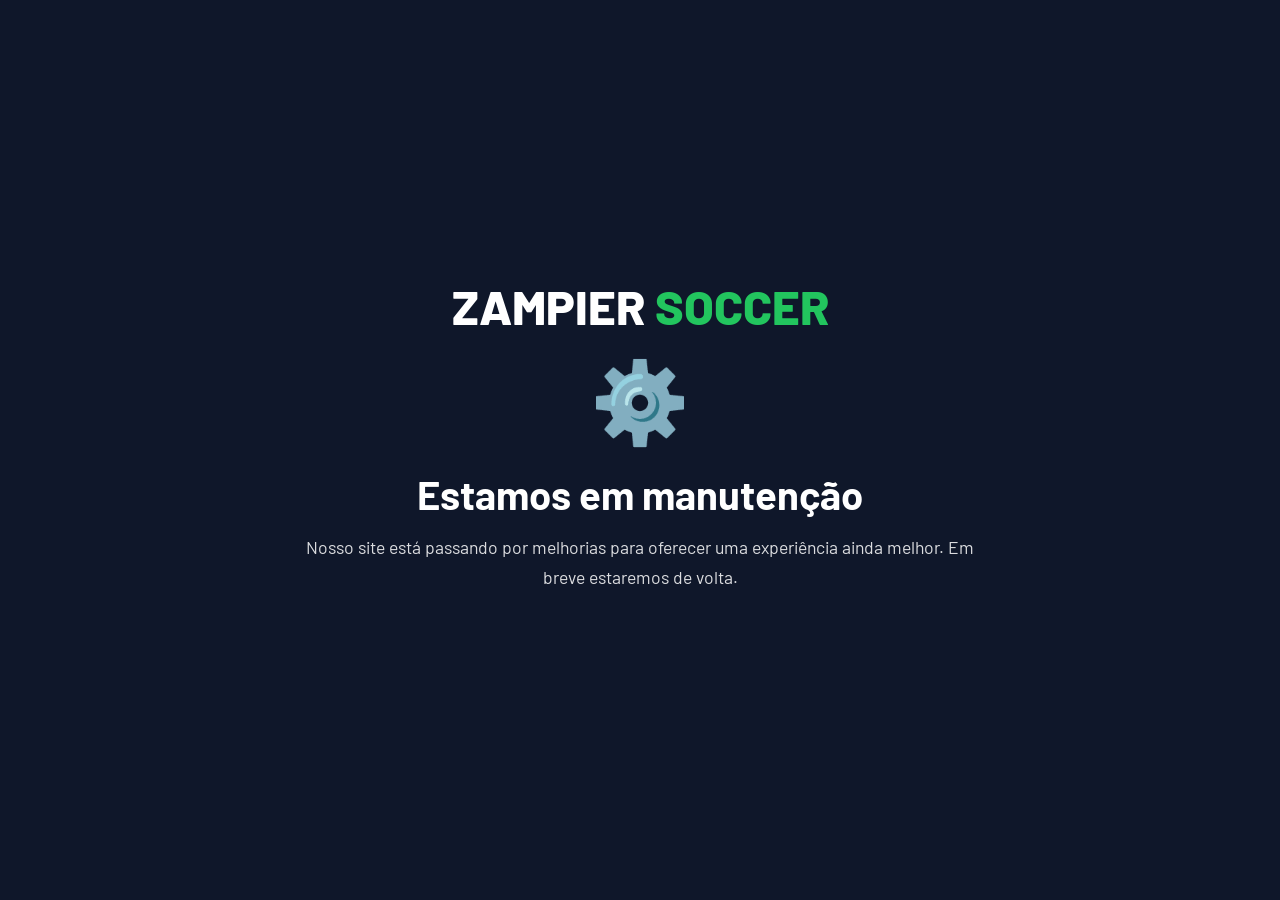
<file: index.html>
<!DOCTYPE html>
<html lang="pt-BR">
<head>
<meta charset="UTF-8">
<meta name="viewport" content="width=device-width, initial-scale=1.0">
<title>Zampier Soccer - Em Manutenção</title>

<link href="https://fonts.googleapis.com/css2?family=Barlow:wght@400;600;700&display=swap" rel="stylesheet">

<style>
*{
    margin:0;
    padding:0;
    box-sizing:border-box;
}

body{
    font-family:'Barlow',sans-serif;
    background:#0f172a;
    color:white;
    min-height:100vh;
    display:flex;
    justify-content:center;
    align-items:center;
    text-align:center;
    padding:20px;
}

.container{
    max-width:700px;
}

.logo{
    font-size:3rem;
    font-weight:800;
    margin-bottom:15px;
}

.logo span{
    color:#22c55e;
}

.icon{
    font-size:80px;
    margin-bottom:20px;
}

h1{
    font-size:2.5rem;
    margin-bottom:15px;
}

p{
    font-size:1.1rem;
    opacity:.85;
    line-height:1.7;
    margin-bottom:30px;
}

.whatsapp{
    display:inline-block;
    padding:15px 30px;
    background:#25D366;
    color:white;
    text-decoration:none;
    border-radius:10px;
    font-weight:700;
    transition:.3s;
}

.whatsapp:hover{
    transform:translateY(-3px);
}

.footer{
    margin-top:40px;
    opacity:.6;
    font-size:.9rem;
}
</style>
</head>

<body>

<div class="container">

    <div class="logo">
        ZAMPIER <span>SOCCER</span>
    </div>

    <div class="icon">⚙️</div>

    <h1>Estamos em manutenção</h1>

    <p>
        Nosso site está passando por melhorias para oferecer uma experiência ainda melhor.
        Em breve estaremos de volta.
    </p>


</div>

</body>
</html>
</file>
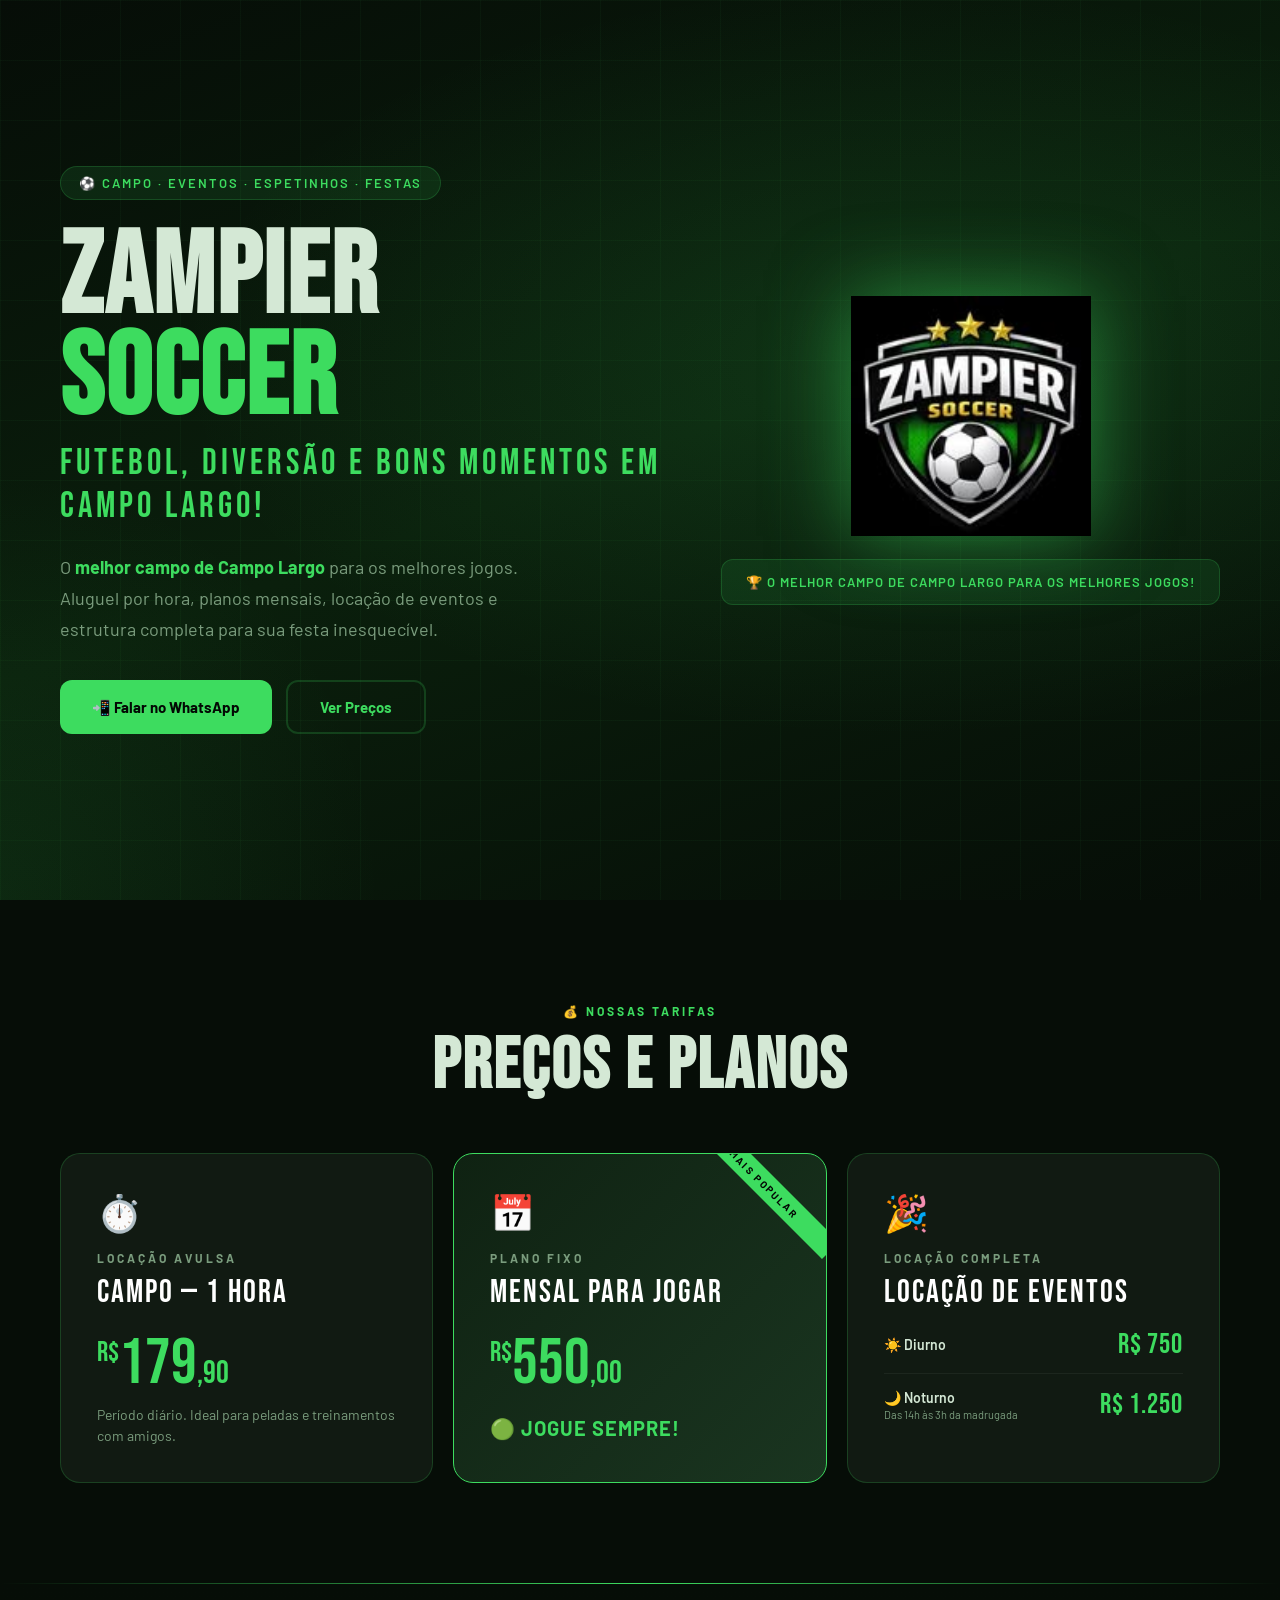
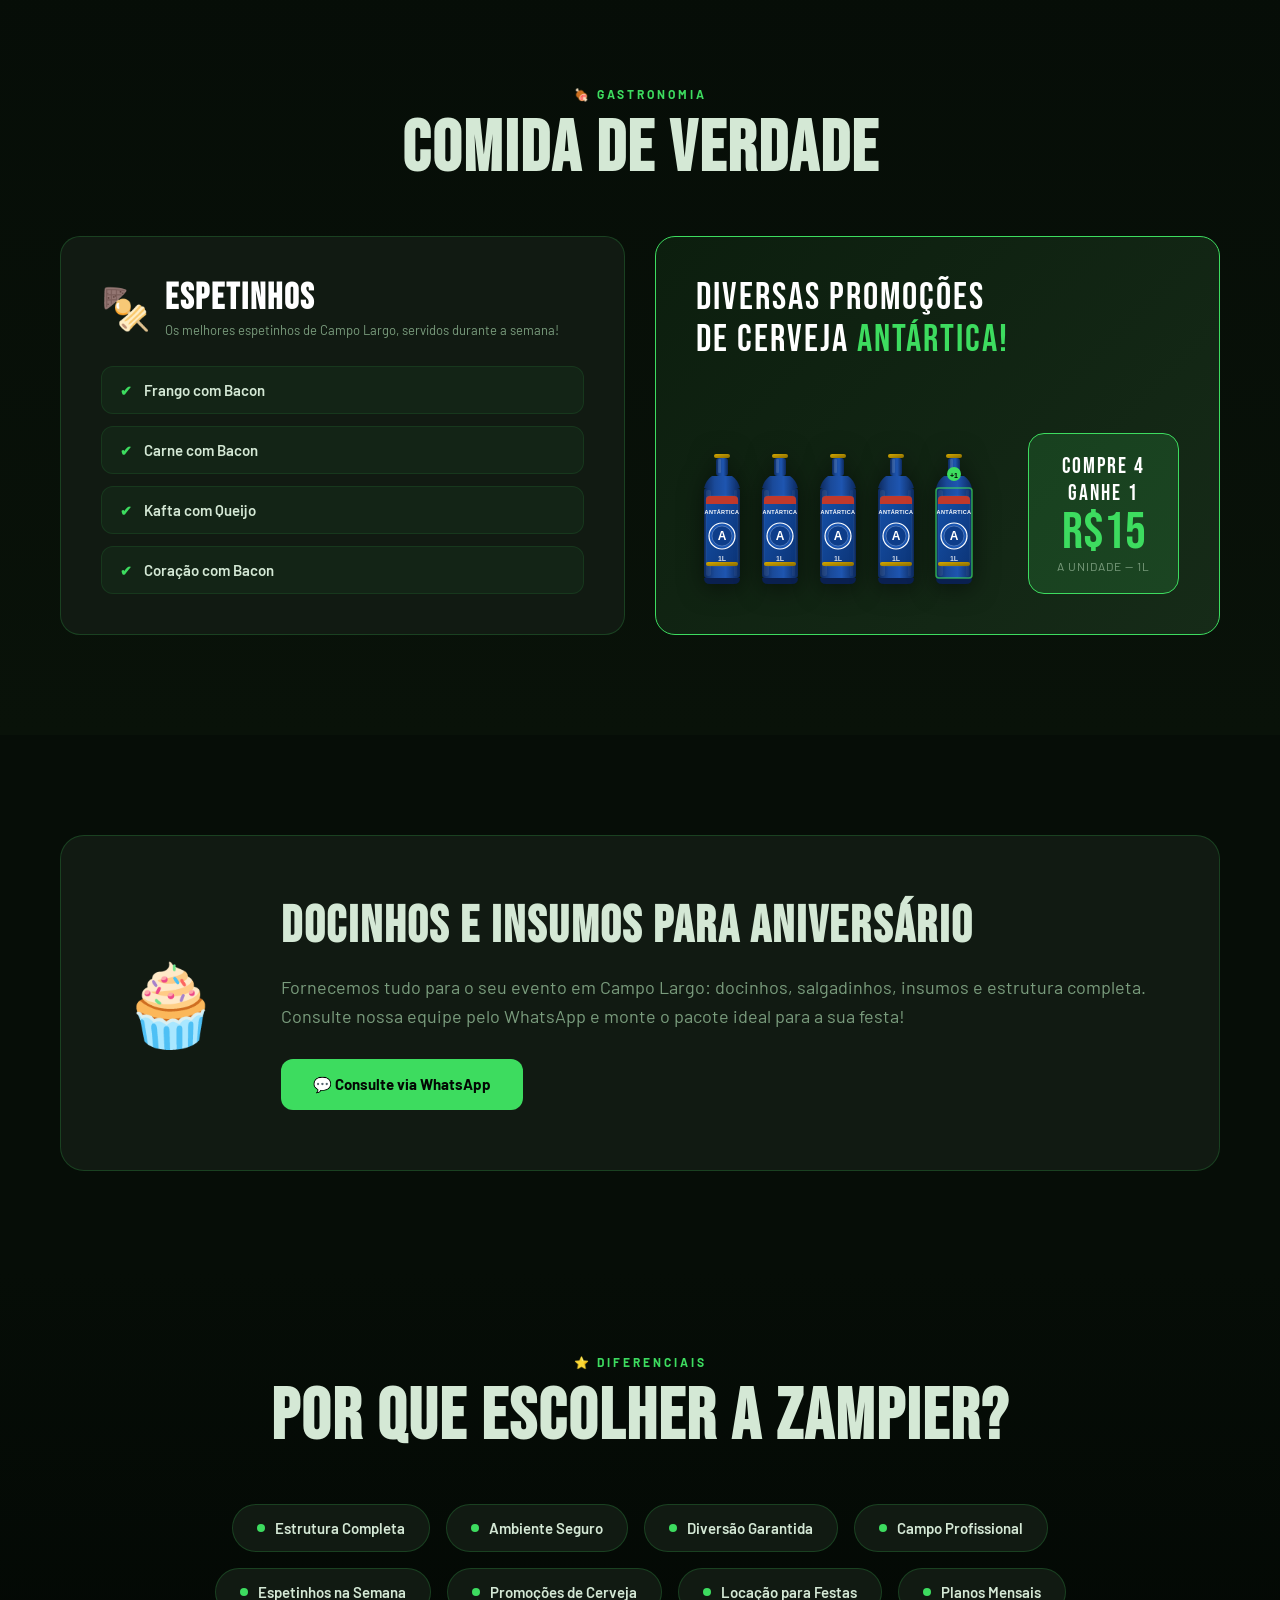
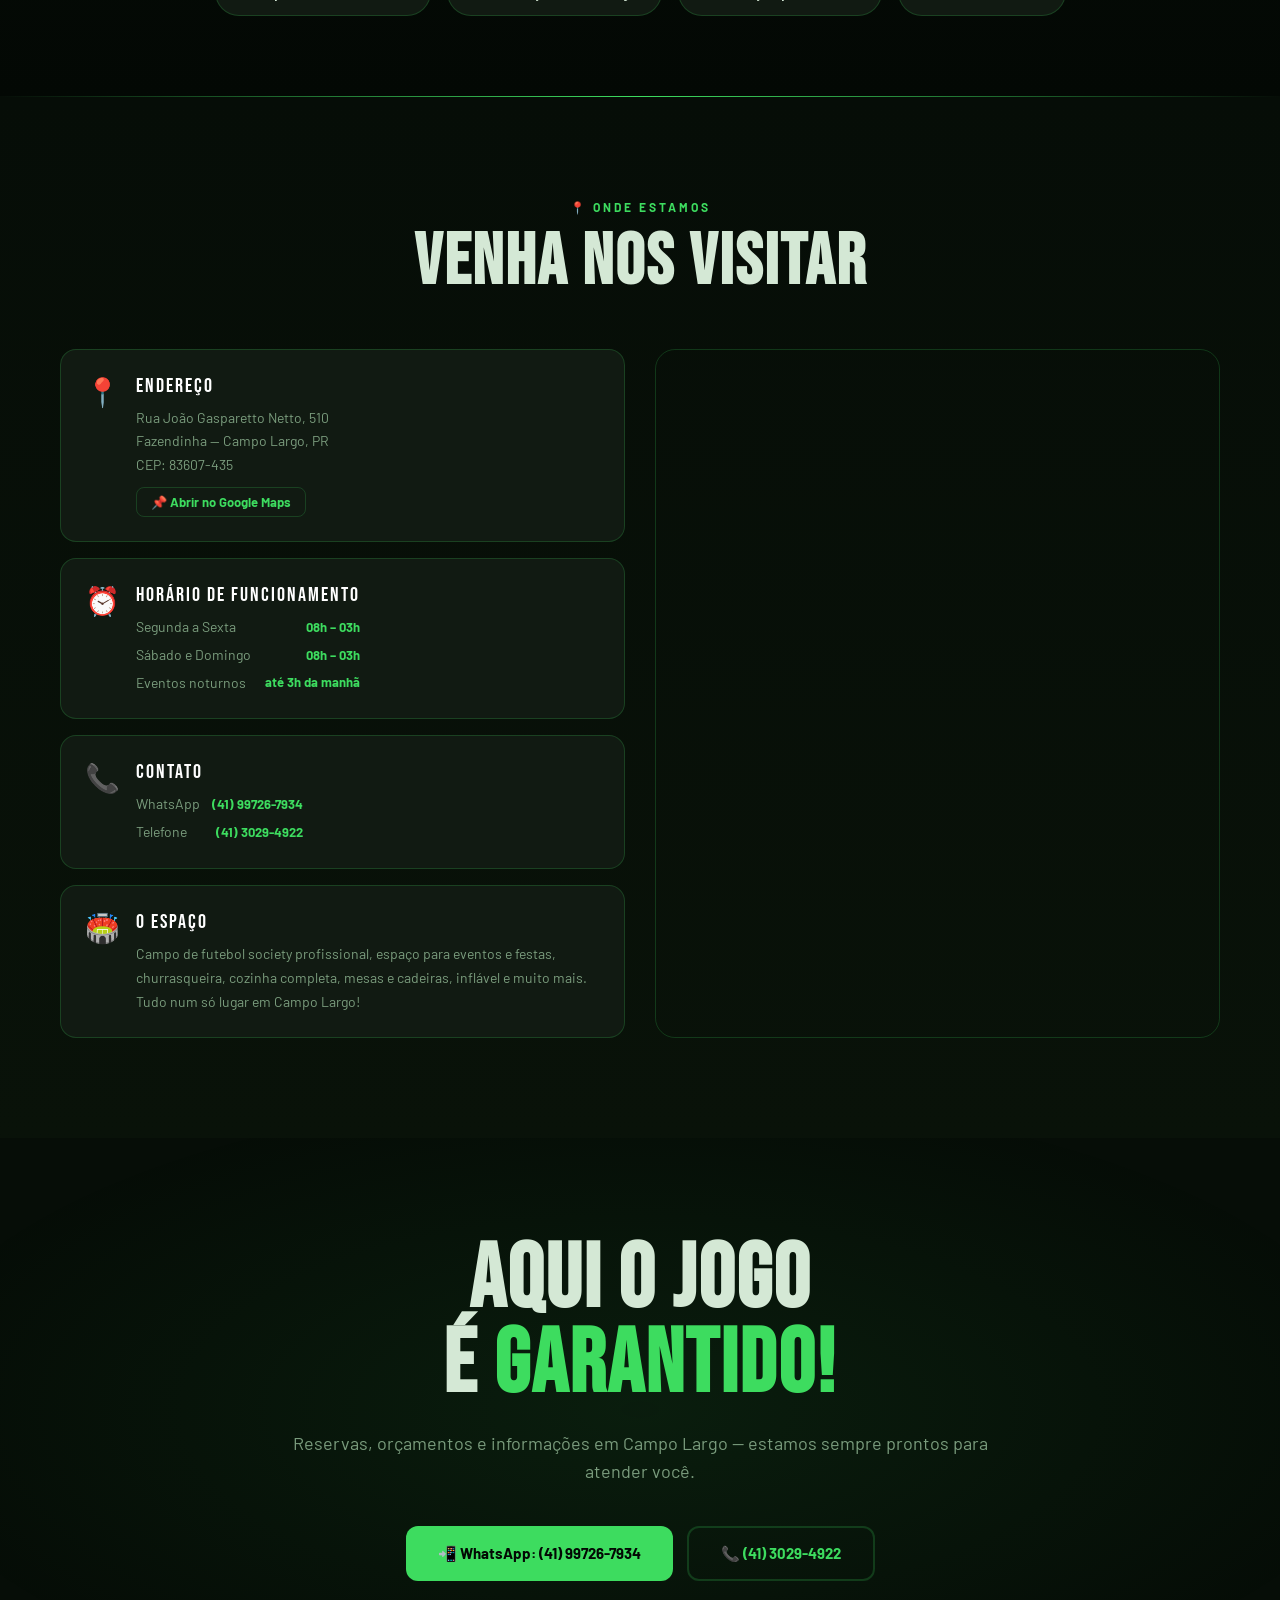
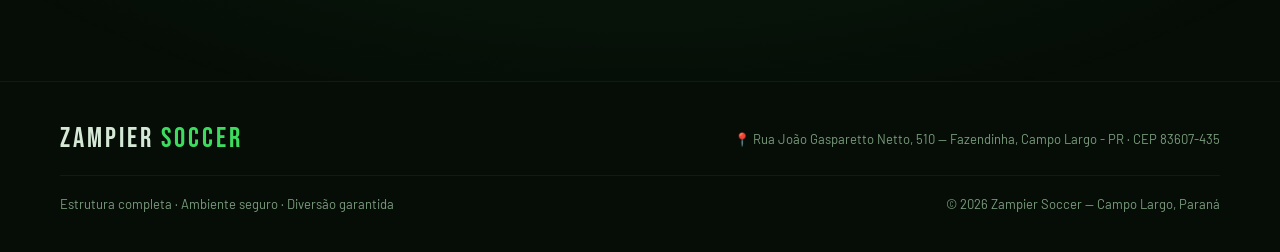
<file: index2.html>
<!DOCTYPE html>
<html lang="pt-BR">
<head>
  <meta charset="UTF-8" />
  <meta name="viewport" content="width=device-width, initial-scale=1.0"/>
  <meta name="google-site-verification" content="D9Jnh-a5vgQh-3sgTavVSAhtTizR9wOvkmagJCpOHc0" />
  <title>Zampier Soccer</title>
  <link rel="preconnect" href="https://fonts.googleapis.com">
  <link href="https://fonts.googleapis.com/css2?family=Bebas+Neue&family=Barlow:wght@400;600;700;900&display=swap" rel="stylesheet">
  <link rel="stylesheet" href="style.css"/>
  <link rel="icon" type="image/jpeg" href="/zampier.jpg">
  <link rel="shortcut icon" href="/zampier.jpg">
  <link rel="apple-touch-icon" href="/zampier.jpg">
</head>
<body>

<!-- HERO -->
<header class="hero">
  <div class="hero-bg"></div>
  <div class="hero-content">
    <div class="hero-left">
      <div class="hero-tagline">⚽ Campo · Eventos · Espetinhos · Festas</div>
      <h1 class="hero-title">
        ZAMPIER<br>
        <span class="accent">SOCCER</span>
      </h1>
      <div class="hero-subtitle">Futebol, diversão e bons momentos em Campo Largo!</div>
      <p class="hero-desc">
        O <strong>melhor campo de Campo Largo</strong> para os melhores jogos. Aluguel por hora, planos mensais,
        locação de eventos e estrutura completa para sua festa inesquecível.
      </p>
      <div class="hero-buttons">
        <a href="https://api.whatsapp.com/send?phone=5541997267934&text=Ol%C3%A1!%20Vim%20pelo%20site%20e%20tenho%20interesse%20nos%20servi%C3%A7os%20da%20Zampier%20Soccer." target="_blank" class="btn btn-primary">📲 Falar no WhatsApp</a>
        <a href="#precos" class="btn btn-outline">Ver Preços</a>
      </div>
    </div>
    <div class="hero-right">
      <div class="hero-badge-wrap">
        <img src="zampier.jpg" alt="Logo Zampier Soccer" class="hero-logo">
      </div>
      <div class="hero-slogan">🏆 O melhor campo de Campo Largo para os melhores jogos!</div>
    </div>
  </div>
</header>

<!-- PRICING -->
<section class="pricing" id="precos">
  <div class="section-header">
    <div class="section-label">💰 Nossas Tarifas</div>
    <h2>Preços e Planos</h2>
  </div>
  <div class="pricing-grid">

    <div class="price-card">
      <div class="price-icon">⏱️</div>
      <div class="price-label">Locação avulsa</div>
      <div class="price-name">CAMPO — 1 HORA</div>
      <div class="price-value"><sup>R$</sup>179<span>,90</span></div>
      <div class="price-desc">Período diário. Ideal para peladas e treinamentos com amigos.</div>
    </div>

    <div class="price-card featured">
      <div class="price-icon">📅</div>
      <div class="price-label">Plano fixo</div>
      <div class="price-name">MENSAL PARA JOGAR</div>
      <div class="price-value"><sup>R$</sup>550<span>,00</span></div>
      <div class="price-cta">🟢 JOGUE SEMPRE!</div>
    </div>

    <div class="price-card">
      <div class="price-icon">🎉</div>
      <div class="price-label">Locação completa</div>
      <div class="price-name">LOCAÇÃO DE EVENTOS</div>
      <div class="price-events">
        <div class="price-row">
          <div>
            <div class="price-row-label">☀️ Diurno</div>
          </div>
          <div class="price-row-val">R$ 750</div>
        </div>
        <div class="price-row">
          <div>
            <div class="price-row-label">🌙 Noturno</div>
            <div class="price-note">Das 14h às 3h da madrugada</div>
          </div>
          <div class="price-row-val">R$ 1.250</div>
        </div>
      </div>
    </div>

  </div>
</section>

<!-- FOOD -->
<section class="food" id="comida">
  <div class="section-header">
    <div class="section-label">🍖 Gastronomia</div>
    <h2>Comida de Verdade</h2>
  </div>
  <div class="food-grid">

    <!-- Espetinhos -->
    <div class="food-card">
      <div class="food-card-title">
        <div class="icon">🍢</div>
        <div>
          <h3>ESPETINHOS</h3>
          <p>Os melhores espetinhos de Campo Largo, servidos durante a semana!</p>
        </div>
      </div>
      <div class="espetinho-list">
        <div class="espetinho-item">Frango com Bacon</div>
        <div class="espetinho-item">Carne com Bacon</div>
        <div class="espetinho-item">Kafta com Queijo</div>
        <div class="espetinho-item">Coração com Bacon</div>
      </div>
    </div>

    <!-- Cerveja -->
    <div class="beer-promo">
      <div class="beer-promo-title">DIVERSAS PROMOÇÕES<br>DE CERVEJA <span>ANTÁRTICA!</span></div>
      <div class="beer-deal">
        <div class="beer-bottles" id="beerBottles"></div>
        <div class="beer-tag">
          <div class="beer-tag-main">COMPRE 4<br>GANHE 1</div>
          <div class="beer-tag-price">R$15</div>
          <div class="beer-tag-sub">A UNIDADE — 1L</div>
        </div>
      </div>
    </div>

  </div>
</section>

<!-- BIRTHDAY -->
<section class="birthday" id="eventos">
  <div class="birthday-box">
    <div class="birthday-icon">🧁</div>
    <div class="birthday-content">
      <h2>DOCINHOS E INSUMOS PARA ANIVERSÁRIO</h2>
      <p>
        Fornecemos tudo para o seu evento em Campo Largo: docinhos, salgadinhos, insumos e estrutura completa.
        Consulte nossa equipe pelo WhatsApp e monte o pacote ideal para a sua festa!
      </p>
      <a href="https://api.whatsapp.com/send?phone=5541997267934&text=Ol%C3%A1!%20Vim%20pelo%20site%20e%20gostaria%20de%20um%20or%C3%A7amento%20para%20festa%20ou%20anivers%C3%A1rio." target="_blank" class="btn btn-primary">💬 Consulte via WhatsApp</a>
    </div>
  </div>
</section>

<!-- FEATURES -->
<section class="features">
  <div class="section-header">
    <div class="section-label">⭐ Diferenciais</div>
    <h2>Por que escolher a Zampier?</h2>
  </div>
  <div class="features-grid">
    <div class="feature-chip"><span class="dot"></span> Estrutura Completa</div>
    <div class="feature-chip"><span class="dot"></span> Ambiente Seguro</div>
    <div class="feature-chip"><span class="dot"></span> Diversão Garantida</div>
    <div class="feature-chip"><span class="dot"></span> Campo Profissional</div>
    <div class="feature-chip"><span class="dot"></span> Espetinhos na Semana</div>
    <div class="feature-chip"><span class="dot"></span> Promoções de Cerveja</div>
    <div class="feature-chip"><span class="dot"></span> Locação para Festas</div>
    <div class="feature-chip"><span class="dot"></span> Planos Mensais</div>
  </div>
</section>

<!-- LOCALIZAÇÃO -->
<section class="location" id="localizacao">
  <div class="section-header">
    <div class="section-label">📍 Onde Estamos</div>
    <h2>Venha Nos Visitar</h2>
  </div>
  <div class="location-grid">

    <!-- Infos -->
    <div class="location-info">

      <div class="info-card">
        <div class="info-icon">📍</div>
        <div>
          <div class="info-title">Endereço</div>
          <div class="info-text">Rua João Gasparetto Netto, 510<br>Fazendinha — Campo Largo, PR<br>CEP: 83607-435</div>
          <a href="https://www.google.com/maps/search/Rua+Jo%C3%A3o+Gasparetto+Netto+510+Campo+Largo+PR" target="_blank" class="info-link">📌 Abrir no Google Maps</a>
        </div>
      </div>

      <div class="info-card">
        <div class="info-icon">⏰</div>
        <div>
          <div class="info-title">Horário de Funcionamento</div>
          <div class="info-text">
            <span class="info-row"><span>Segunda a Sexta</span><span class="tag-green">08h – 03h</span></span>
            <span class="info-row"><span>Sábado e Domingo</span><span class="tag-green">08h – 03h</span></span>
            <span class="info-row"><span>Eventos noturnos</span><span class="tag-green">até 3h da manhã</span></span>
          </div>
        </div>
      </div>

      <div class="info-card">
        <div class="info-icon">📞</div>
        <div>
          <div class="info-title">Contato</div>
          <div class="info-text">
            <span class="info-row">
              <span>WhatsApp</span>
              <a href="https://api.whatsapp.com/send?phone=5541997267934&text=Ol%C3%A1!%20Vim%20pelo%20site%20e%20tenho%20interesse%20nos%20servi%C3%A7os%20da%20Zampier%20Soccer." target="_blank" class="tag-green">(41) 99726-7934</a>
            </span>
            <span class="info-row">
              <span>Telefone</span>
              <a href="tel:+554130294922" class="tag-green">(41) 3029-4922</a>
            </span>
          </div>
        </div>
      </div>

      <div class="info-card">
        <div class="info-icon">🏟️</div>
        <div>
          <div class="info-title">O Espaço</div>
          <div class="info-text">Campo de futebol society profissional, espaço para eventos e festas, churrasqueira, cozinha completa, mesas e cadeiras, inflável e muito mais. Tudo num só lugar em Campo Largo!</div>
        </div>
      </div>

    </div>

    <!-- Mapa iframe -->
    <div class="location-map">
      <iframe
        src="https://www.google.com/maps/embed?pb=!1m18!1m12!1m3!1d3601.123456789!2d-49.52!3d-25.46!2m3!1f0!2f0!3f0!3m2!1i1024!2i768!4f13.1!3m3!1m2!1s0x0%3A0x0!2sRua+Jo%C3%A3o+Gasparetto+Netto%2C+510+-+Fazendinha%2C+Campo+Largo+-+PR!5e0!3m2!1spt-BR!2sbr!4v1234567890"
        width="100%"
        height="100%"
        style="border:0; border-radius:20px; min-height:400px;"
        allowfullscreen=""
        loading="lazy"
        referrerpolicy="no-referrer-when-downgrade"
        title="Localização Zampier Soccer">
      </iframe>
    </div>

  </div>
</section>

<!-- CTA -->
<section class="cta">
  <div class="cta-inner">
    <h2>AQUI O JOGO<br>É <span>GARANTIDO!</span></h2>
    <p>Reservas, orçamentos e informações em Campo Largo — estamos sempre prontos para atender você.</p>
    <div class="cta-buttons">
      <a href="https://api.whatsapp.com/send?phone=5541997267934&text=Ol%C3%A1!%20Vim%20pelo%20site%20e%20tenho%20interesse%20nos%20servi%C3%A7os%20da%20Zampier%20Soccer." target="_blank" class="btn btn-primary">📲 WhatsApp: (41) 99726-7934</a>
      <a href="tel:+554130294922" class="btn btn-outline">📞 (41) 3029-4922</a>
    </div>
  </div>
</section>

<!-- FOOTER -->
<footer>
  <div class="footer-top">
    <div class="footer-brand">ZAMPIER <span>SOCCER</span></div>
    <div class="footer-address">
      📍 Rua João Gasparetto Netto, 510 — Fazendinha, Campo Largo - PR · CEP 83607-435
    </div>
  </div>
  <div class="footer-bottom">
    <p>Estrutura completa · Ambiente seguro · Diversão garantida</p>
    <p>© 2026 Zampier Soccer — Campo Largo, Paraná</p>
  </div>
</footer>

<script src="script.js"></script>
</body>
</html>
</file>
<file: style.css>
:root {
  --green: #3ddc5f;
  --green-dark: #1a7a32;
  --green-glow: rgba(61,220,95,0.25);
  --black: #060d07;
  --dark: #0c150d;
  --card-bg: #111a12;
  --border: rgba(61,220,95,0.2);
  --text: #d4e8d5;
  --muted: #7a9c7d;
}

* { margin: 0; padding: 0; box-sizing: border-box; }

html { scroll-behavior: smooth; }

body {
  background: var(--black);
  color: var(--text);
  font-family: 'Barlow', sans-serif;
  overflow-x: hidden;
}

/* ── HERO ── */
.hero {
  position: relative;
  min-height: 100vh;
  display: flex;
  align-items: center;
  padding: 80px 60px;
  overflow: hidden;
}

.hero-bg {
  position: absolute;
  inset: 0;
  background:
    radial-gradient(ellipse 80% 60% at 70% 40%, rgba(61,220,95,0.12) 0%, transparent 70%),
    radial-gradient(ellipse 50% 80% at 0% 100%, rgba(61,220,95,0.08) 0%, transparent 60%),
    linear-gradient(160deg, #060d07 0%, #0a1f0c 50%, #060d07 100%);
}

.hero-bg::after {
  content: '';
  position: absolute;
  inset: 0;
  background-image:
    linear-gradient(rgba(61,220,95,0.04) 1px, transparent 1px),
    linear-gradient(90deg, rgba(61,220,95,0.04) 1px, transparent 1px);
  background-size: 60px 60px;
}

.hero-content {
  position: relative;
  display: flex;
  align-items: center;
  justify-content: space-between;
  width: 100%;
  max-width: 1200px;
  margin: 0 auto;
  gap: 60px;
}

.hero-left { flex: 1; }

.hero-tagline {
  display: inline-flex;
  align-items: center;
  gap: 8px;
  background: rgba(61,220,95,0.1);
  border: 1px solid var(--border);
  padding: 8px 18px;
  border-radius: 30px;
  font-size: 13px;
  font-weight: 600;
  letter-spacing: 2px;
  text-transform: uppercase;
  color: var(--green);
  margin-bottom: 28px;
  opacity: 0;
  animation: fadeDown 0.6s ease forwards 0.1s;
}

.hero-title {
  font-family: 'Bebas Neue', sans-serif;
  font-size: clamp(64px, 9vw, 120px);
  line-height: 0.88;
  letter-spacing: 2px;
  opacity: 0;
  animation: fadeUp 0.7s ease forwards 0.3s;
}

.hero-title .accent { color: var(--green); }

.hero-subtitle {
  font-family: 'Bebas Neue', sans-serif;
  font-size: clamp(22px, 3vw, 36px);
  color: var(--green);
  letter-spacing: 4px;
  margin-top: 12px;
  opacity: 0;
  animation: fadeUp 0.7s ease forwards 0.45s;
}

.hero-desc {
  margin-top: 24px;
  font-size: 18px;
  line-height: 1.7;
  color: var(--muted);
  max-width: 480px;
  opacity: 0;
  animation: fadeUp 0.7s ease forwards 0.6s;
}

.hero-desc strong { color: var(--green); font-weight: 700; }

.hero-buttons {
  display: flex;
  gap: 14px;
  margin-top: 36px;
  flex-wrap: wrap;
  opacity: 0;
  animation: fadeUp 0.7s ease forwards 0.75s;
}

.hero-right {
  flex-shrink: 0;
  display: flex;
  flex-direction: column;
  align-items: center;
  gap: 20px;
  opacity: 0;
  animation: fadeIn 1s ease forwards 0.5s;
}

.hero-badge-wrap {
  position: relative;
}

.hero-badge-wrap::before {
  content: '';
  position: absolute;
  inset: -20px;
  background: radial-gradient(circle, rgba(61,220,95,0.2) 0%, transparent 70%);
  border-radius: 50%;
  animation: pulse 3s ease-in-out infinite;
}

.hero-logo {
  width: 240px;
  height: 240px;
  object-fit: contain;
  position: relative;
  filter: drop-shadow(0 0 40px rgba(61,220,95,0.5));
  animation: floatLogo 4s ease-in-out infinite;
}

@keyframes floatLogo {
  0%, 100% { transform: translateY(0px); }
  50%       { transform: translateY(-10px); }
}

.hero-slogan {
  background: rgba(61,220,95,0.1);
  border: 1px solid var(--border);
  border-radius: 12px;
  padding: 14px 24px;
  text-align: center;
  font-size: 13px;
  font-weight: 600;
  letter-spacing: 1px;
  color: var(--green);
  text-transform: uppercase;
}

/* ── BUTTONS ── */
.btn {
  padding: 16px 32px;
  border-radius: 12px;
  font-family: 'Barlow', sans-serif;
  font-size: 15px;
  font-weight: 700;
  cursor: pointer;
  border: none;
  transition: all 0.2s;
  text-decoration: none;
  display: inline-flex;
  align-items: center;
  gap: 8px;
}

.btn-primary {
  background: var(--green);
  color: #030804;
}

.btn-primary:hover {
  background: #5aee7a;
  transform: translateY(-2px);
  box-shadow: 0 8px 30px var(--green-glow);
}

.btn-outline {
  background: transparent;
  border: 2px solid var(--border);
  color: var(--green);
}

.btn-outline:hover {
  border-color: var(--green);
  background: rgba(61,220,95,0.08);
}

/* ── SECTION HEADER ── */
.section-header {
  text-align: center;
  margin-bottom: 50px;
}

.section-label {
  display: inline-block;
  font-size: 12px;
  font-weight: 700;
  letter-spacing: 3px;
  text-transform: uppercase;
  color: var(--green);
  margin-bottom: 12px;
}

.section-header h2 {
  font-family: 'Bebas Neue', sans-serif;
  font-size: clamp(40px, 6vw, 72px);
  letter-spacing: 2px;
  line-height: 1;
}

/* ── PRICING ── */
.pricing {
  padding: 100px 60px;
  position: relative;
}

.pricing-grid {
  display: grid;
  grid-template-columns: repeat(auto-fit, minmax(280px, 1fr));
  gap: 20px;
  max-width: 1200px;
  margin: 0 auto;
}

.price-card {
  background: var(--card-bg);
  border: 1px solid var(--border);
  border-radius: 20px;
  padding: 36px;
  position: relative;
  overflow: hidden;
  transition: transform 0.2s, box-shadow 0.2s;
}

.price-card:hover {
  transform: translateY(-6px);
  box-shadow: 0 20px 60px rgba(61,220,95,0.1);
}

.price-card.featured {
  border-color: var(--green);
  background: linear-gradient(135deg, #0f2212, #1a3520);
}

.price-card.featured::before {
  content: 'MAIS POPULAR';
  position: absolute;
  top: 18px;
  right: -32px;
  background: var(--green);
  color: #030804;
  font-size: 10px;
  font-weight: 700;
  letter-spacing: 2px;
  padding: 6px 48px;
  transform: rotate(45deg);
}

.price-icon { font-size: 36px; margin-bottom: 16px; }

.price-label {
  font-size: 12px;
  font-weight: 700;
  letter-spacing: 3px;
  text-transform: uppercase;
  color: var(--muted);
  margin-bottom: 8px;
}

.price-name {
  font-family: 'Bebas Neue', sans-serif;
  font-size: 32px;
  letter-spacing: 2px;
  color: white;
  margin-bottom: 4px;
}

.price-value {
  font-family: 'Bebas Neue', sans-serif;
  font-size: 64px;
  line-height: 1;
  color: var(--green);
  margin: 20px 0 8px;
}

.price-value sup { font-size: 28px; }
.price-value span { font-size: 32px; }

.price-desc { color: var(--muted); font-size: 14px; line-height: 1.5; }

.price-cta {
  margin-top: 20px;
  font-size: 20px;
  font-weight: 700;
  color: var(--green);
  letter-spacing: 1px;
}

.price-events {
  display: flex;
  flex-direction: column;
  gap: 14px;
  margin-top: 16px;
}

.price-row {
  display: flex;
  justify-content: space-between;
  align-items: center;
  border-bottom: 1px solid rgba(255,255,255,0.05);
  padding-bottom: 12px;
}

.price-row:last-child { border-bottom: none; padding-bottom: 0; }

.price-row-label {
  display: flex;
  align-items: center;
  gap: 8px;
  font-size: 14px;
  font-weight: 600;
}

.price-row-val {
  font-family: 'Bebas Neue', sans-serif;
  font-size: 28px;
  color: var(--green);
  letter-spacing: 1px;
}

.price-note { font-size: 11px; color: var(--muted); margin-top: 2px; }

/* ── FOOD ── */
.food {
  padding: 100px 60px;
  background: linear-gradient(180deg, #060d07, #091209);
  position: relative;
}

.food::before {
  content: '';
  position: absolute;
  top: 0; left: 0; right: 0;
  height: 1px;
  background: linear-gradient(90deg, transparent, var(--green), transparent);
}

.food-grid {
  display: grid;
  grid-template-columns: 1fr 1fr;
  gap: 30px;
  max-width: 1200px;
  margin: 0 auto;
}

.food-card {
  background: var(--card-bg);
  border: 1px solid var(--border);
  border-radius: 20px;
  padding: 40px;
}

.food-card-title {
  display: flex;
  align-items: center;
  gap: 14px;
  margin-bottom: 28px;
}

.food-card-title .icon { font-size: 40px; }

.food-card-title h3 {
  font-family: 'Bebas Neue', sans-serif;
  font-size: 36px;
  letter-spacing: 2px;
  color: white;
}

.food-card-title p { font-size: 13px; color: var(--muted); margin-top: 2px; }

.espetinho-list {
  display: flex;
  flex-direction: column;
  gap: 12px;
}

.espetinho-item {
  display: flex;
  align-items: center;
  gap: 12px;
  padding: 14px 18px;
  background: rgba(61,220,95,0.05);
  border: 1px solid rgba(61,220,95,0.1);
  border-radius: 12px;
  font-weight: 600;
  font-size: 15px;
  transition: background 0.2s, border-color 0.2s;
}

.espetinho-item:hover {
  background: rgba(61,220,95,0.1);
  border-color: rgba(61,220,95,0.3);
}

.espetinho-item::before {
  content: '✔';
  color: var(--green);
  font-size: 14px;
}

/* ── CERVEJA ── */
.beer-promo {
  background: linear-gradient(135deg, #0c1e0e, #162b18);
  border: 1px solid var(--green);
  border-radius: 20px;
  padding: 40px;
  display: flex;
  flex-direction: column;
  justify-content: space-between;
  gap: 28px;
}

.beer-promo-title {
  font-family: 'Bebas Neue', sans-serif;
  font-size: clamp(28px, 3vw, 40px);
  letter-spacing: 2px;
  line-height: 1.1;
  color: white;
}

.beer-promo-title span { color: var(--green); }

.beer-deal {
  display: flex;
  align-items: flex-end;
  justify-content: space-between;
  gap: 20px;
  flex-wrap: wrap;
}

/* Garrafas SVG */
.beer-bottles {
  display: flex;
  align-items: flex-end;
  gap: 6px;
}

.beer-bottles svg {
  filter: drop-shadow(0 4px 12px rgba(0,0,0,0.5));
  transition: transform 0.2s;
}

.beer-bottles svg:hover { transform: translateY(-6px) scale(1.05); }

.beer-tag {
  background: rgba(61,220,95,0.15);
  border: 1px solid var(--green);
  border-radius: 16px;
  padding: 20px 28px;
  text-align: center;
  flex-shrink: 0;
}

.beer-tag-main {
  font-family: 'Bebas Neue', sans-serif;
  font-size: 22px;
  letter-spacing: 2px;
  color: white;
  line-height: 1.2;
}

.beer-tag-price {
  font-family: 'Bebas Neue', sans-serif;
  font-size: 52px;
  color: var(--green);
  line-height: 1;
}

.beer-tag-sub { font-size: 12px; color: var(--muted); letter-spacing: 1px; }

/* ── BIRTHDAY ── */
.birthday { padding: 100px 60px; }

.birthday-box {
  max-width: 1200px;
  margin: 0 auto;
  background: var(--card-bg);
  border: 1px solid var(--border);
  border-radius: 24px;
  padding: 60px;
  display: flex;
  align-items: center;
  gap: 60px;
  transition: box-shadow 0.3s;
}

.birthday-box:hover {
  box-shadow: 0 20px 60px rgba(61,220,95,0.08);
}

.birthday-icon { font-size: 80px; flex-shrink: 0; }

.birthday-content h2 {
  font-family: 'Bebas Neue', sans-serif;
  font-size: clamp(32px, 4vw, 52px);
  letter-spacing: 2px;
  margin-bottom: 16px;
}

.birthday-content p {
  color: var(--muted);
  font-size: 18px;
  line-height: 1.6;
  margin-bottom: 28px;
}

/* ── FEATURES ── */
.features {
  padding: 80px 60px;
  background: linear-gradient(180deg, #060d07, #030804);
}

.features-grid {
  display: flex;
  justify-content: center;
  gap: 16px;
  max-width: 1000px;
  margin: 0 auto;
  flex-wrap: wrap;
}

.feature-chip {
  display: flex;
  align-items: center;
  gap: 10px;
  background: var(--card-bg);
  border: 1px solid var(--border);
  border-radius: 50px;
  padding: 14px 24px;
  font-size: 15px;
  font-weight: 600;
  transition: border-color 0.2s, background 0.2s;
}

.feature-chip:hover {
  border-color: var(--green);
  background: rgba(61,220,95,0.05);
}

.feature-chip .dot {
  width: 8px;
  height: 8px;
  background: var(--green);
  border-radius: 50%;
  animation: blink 2s ease-in-out infinite;
}

/* ── CTA ── */
.cta {
  padding: 100px 60px;
  text-align: center;
  position: relative;
  overflow: hidden;
}

.cta::before {
  content: '';
  position: absolute;
  inset: 0;
  background: radial-gradient(ellipse 60% 60% at 50% 50%, rgba(61,220,95,0.08), transparent);
}

.cta-inner { position: relative; max-width: 700px; margin: 0 auto; }

.cta h2 {
  font-family: 'Bebas Neue', sans-serif;
  font-size: clamp(48px, 7vw, 90px);
  letter-spacing: 2px;
  line-height: 0.95;
  margin-bottom: 20px;
}

.cta h2 span { color: var(--green); }

.cta p {
  color: var(--muted);
  font-size: 18px;
  line-height: 1.6;
  margin-bottom: 40px;
}

.cta-buttons {
  display: flex;
  justify-content: center;
  gap: 14px;
  flex-wrap: wrap;
}

/* ── LOCATION ── */
.location {
  padding: 100px 60px;
  background: linear-gradient(180deg, #060d07, #091209);
  position: relative;
}

.location::before {
  content: '';
  position: absolute;
  top: 0; left: 0; right: 0;
  height: 1px;
  background: linear-gradient(90deg, transparent, var(--green), transparent);
}

.location-grid {
  display: grid;
  grid-template-columns: 1fr 1fr;
  gap: 30px;
  max-width: 1200px;
  margin: 0 auto;
  align-items: start;
}

.location-info {
  display: flex;
  flex-direction: column;
  gap: 16px;
}

.info-card {
  background: var(--card-bg);
  border: 1px solid var(--border);
  border-radius: 16px;
  padding: 24px;
  display: flex;
  gap: 16px;
  align-items: flex-start;
  transition: border-color 0.2s, transform 0.2s;
}

.info-card:hover {
  border-color: var(--green);
  transform: translateX(4px);
}

.info-icon { font-size: 28px; flex-shrink: 0; }

.info-title {
  font-family: 'Bebas Neue', sans-serif;
  font-size: 20px;
  letter-spacing: 2px;
  color: white;
  margin-bottom: 8px;
}

.info-text {
  color: var(--muted);
  font-size: 14px;
  line-height: 1.7;
  display: flex;
  flex-direction: column;
  gap: 4px;
}

.info-row {
  display: flex;
  justify-content: space-between;
  align-items: center;
  gap: 12px;
}

.tag-green {
  color: var(--green);
  font-weight: 700;
  font-size: 13px;
  text-decoration: none;
  white-space: nowrap;
}

.tag-green:hover { text-decoration: underline; }

.info-link {
  display: inline-block;
  margin-top: 10px;
  font-size: 13px;
  font-weight: 700;
  color: var(--green);
  text-decoration: none;
  border: 1px solid var(--border);
  border-radius: 8px;
  padding: 6px 14px;
  transition: background 0.2s, border-color 0.2s;
}

.info-link:hover {
  background: rgba(61,220,95,0.1);
  border-color: var(--green);
}

.location-map {
  border-radius: 20px;
  overflow: hidden;
  border: 1px solid var(--border);
  height: 100%;
  min-height: 420px;
  position: sticky;
  top: 20px;
}

.location-map iframe { display: block; height: 100%; min-height: 420px; }

/* ── FOOTER UPDATED ── */
footer {
  border-top: 1px solid rgba(255,255,255,0.05);
  padding: 40px 60px;
}

.footer-top {
  display: flex;
  align-items: center;
  justify-content: space-between;
  gap: 20px;
  flex-wrap: wrap;
  margin-bottom: 20px;
  padding-bottom: 20px;
  border-bottom: 1px solid rgba(255,255,255,0.05);
}

.footer-brand {
  font-family: 'Bebas Neue', sans-serif;
  font-size: 28px;
  letter-spacing: 3px;
}

.footer-brand span { color: var(--green); }

.footer-address {
  font-size: 13px;
  color: var(--muted);
  text-align: right;
}

.footer-bottom {
  display: flex;
  justify-content: space-between;
  flex-wrap: wrap;
  gap: 8px;
}

.footer-bottom p { color: var(--muted); font-size: 13px; }

@media (max-width: 900px) {
  .location { padding: 70px 28px; }
  .location-grid { grid-template-columns: 1fr; }
  .location-map { position: static; min-height: 300px; }
  .location-map iframe { min-height: 300px; }
  .footer-top { flex-direction: column; text-align: center; }
  .footer-address { text-align: center; }
  .footer-bottom { flex-direction: column; text-align: center; }
}

/* ── ANIMATIONS ── */
@keyframes fadeUp {
  from { opacity: 0; transform: translateY(30px); }
  to   { opacity: 1; transform: translateY(0); }
}

@keyframes fadeDown {
  from { opacity: 0; transform: translateY(-20px); }
  to   { opacity: 1; transform: translateY(0); }
}

@keyframes fadeIn {
  from { opacity: 0; }
  to   { opacity: 1; }
}

@keyframes pulse {
  0%, 100% { transform: scale(1); opacity: 0.6; }
  50%       { transform: scale(1.1); opacity: 1; }
}

@keyframes blink {
  0%, 100% { opacity: 1; }
  50%       { opacity: 0.3; }
}

/* scroll reveal */
.reveal {
  opacity: 0;
  transform: translateY(40px);
  transition: opacity 0.7s ease, transform 0.7s ease;
}

.reveal.visible {
  opacity: 1;
  transform: translateY(0);
}

/* ── RESPONSIVE ── */
@media (max-width: 900px) {
  .hero            { padding: 60px 28px; }
  .hero-content    { flex-direction: column-reverse; text-align: center; }
  .hero-desc       { max-width: 100%; }
  .hero-buttons    { justify-content: center; }
  .hero-logo-placeholder { width: 160px; height: 160px; }

  .pricing, .food, .birthday, .features, .cta { padding: 70px 28px; }

  .food-grid { grid-template-columns: 1fr; }

  .birthday-box { flex-direction: column; text-align: center; padding: 40px 28px; }
  .birthday-icon { font-size: 56px; }

  footer { padding: 30px 28px; flex-direction: column; text-align: center; }
}
</file>
